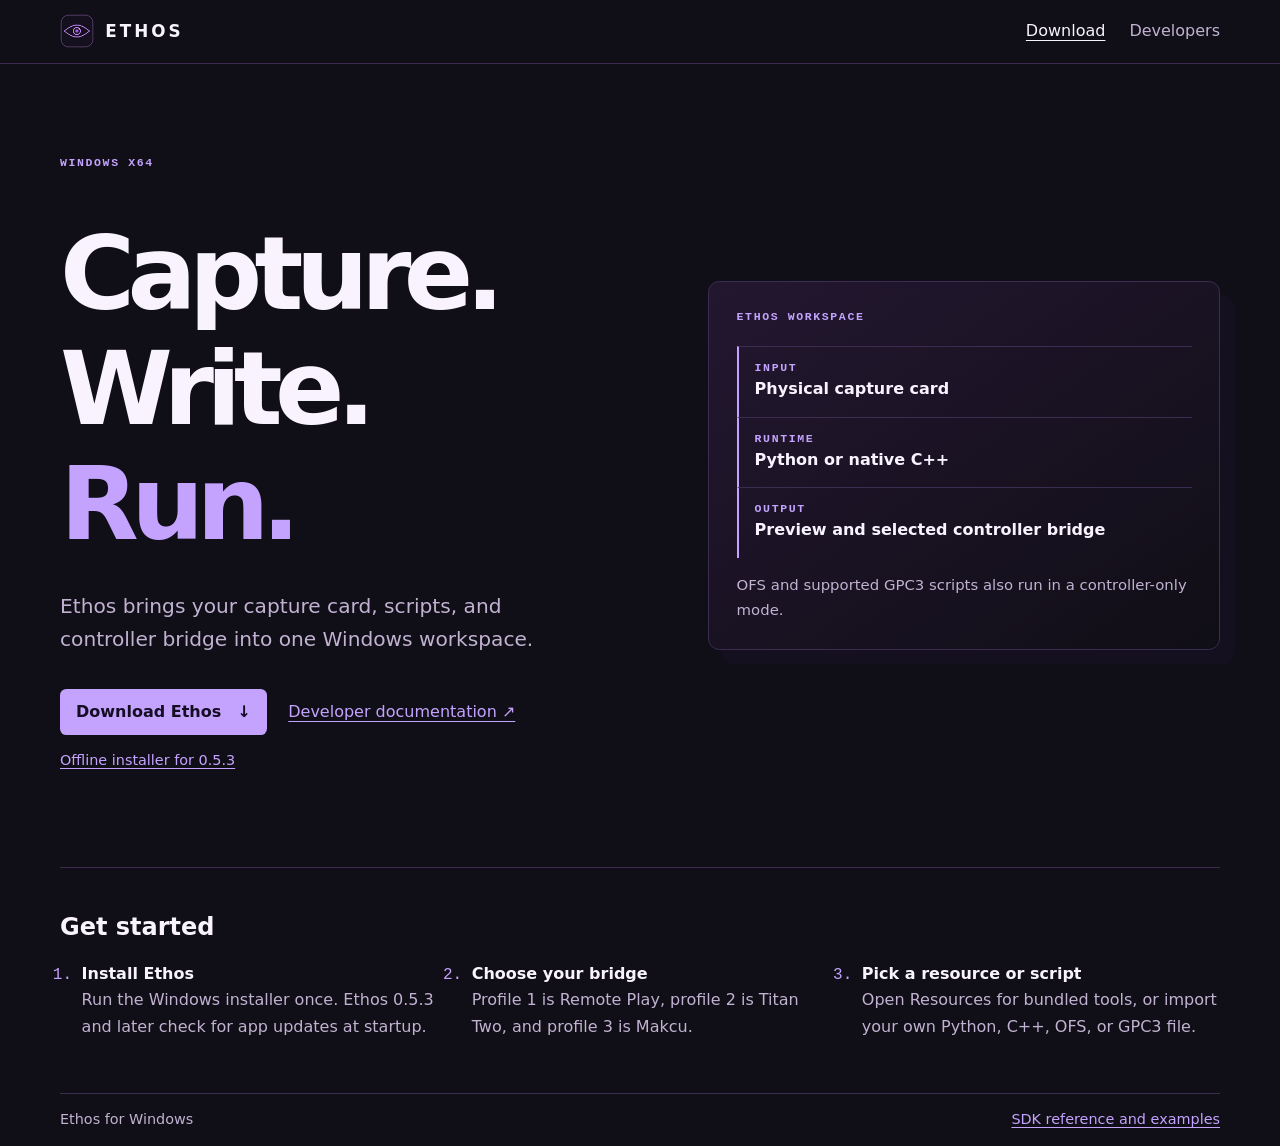
<file: index.html>
<!doctype html>
<html lang="en">
<head>
  <meta charset="utf-8">
  <meta name="viewport" content="width=device-width, initial-scale=1">
  <meta name="description" content="Download Ethos for Windows and build Python, C++, OFS and GPC3 scripts for your workspace.">
  <title>Ethos · Windows capture and script workspace</title>
  <link rel="icon" href="assets/ethos-logo.png">
  <link rel="stylesheet" href="style.css">
</head>
<body>
  <a class="skip" href="#main">Skip to content</a>
  <header class="bar"><div class="shell bar-inner">
    <a class="brand" href="index.html"><img src="assets/ethos-logo.png" alt="" width="34" height="34">Ethos</a>
    <nav aria-label="Main navigation"><a aria-current="page" href="index.html">Download</a><a href="developers.html">Developers</a></nav>
  </div></header>
  <main class="shell" id="main">
    <section class="hero" aria-labelledby="title">
      <div>
        <p class="label">Windows x64</p>
        <h1 id="title">Capture.<br>Write. <em>Run.</em></h1>
        <p class="lead">Ethos brings your capture card, scripts, and controller bridge into one Windows workspace.</p>
        <div class="actions">
          <a class="primary" href="assets/Ethos-Web-Setup.exe" download>Download Ethos <span aria-hidden="true">↓</span></a>
          <a href="developers.html">Developer documentation <span aria-hidden="true">↗</span></a>
        </div>
        <p class="secondary"><a href="https://vision-core-releases.myworker-interstellarv5.workers.dev/app/0.5.3.exe">Offline installer for 0.5.3</a></p>
      </div>
      <figure class="pipeline">
        <figcaption>ETHOS WORKSPACE</figcaption>
        <div><small>INPUT</small><strong>Physical capture card</strong></div>
        <div><small>RUNTIME</small><strong>Python or native C++</strong></div>
        <div><small>OUTPUT</small><strong>Preview and selected controller bridge</strong></div>
        <p>OFS and supported GPC3 scripts also run in a controller-only mode.</p>
      </figure>
    </section>
    <section class="strip" aria-labelledby="getting-started">
      <h2 id="getting-started">Get started</h2>
      <ol>
        <li><strong>Install Ethos</strong><span>Run the Windows installer once. Ethos 0.5.3 and later check for app updates at startup.</span></li>
        <li><strong>Choose your bridge</strong><span>Profile 1 is Remote Play, profile 2 is Titan Two, and profile 3 is Makcu.</span></li>
        <li><strong>Pick a resource or script</strong><span>Open Resources for bundled tools, or import your own Python, C++, OFS, or GPC3 file.</span></li>
      </ol>
    </section>
  </main>
  <footer class="shell footer"><span>Ethos for Windows</span><a href="developers.html">SDK reference and examples</a></footer>
</body>
</html>
</file>
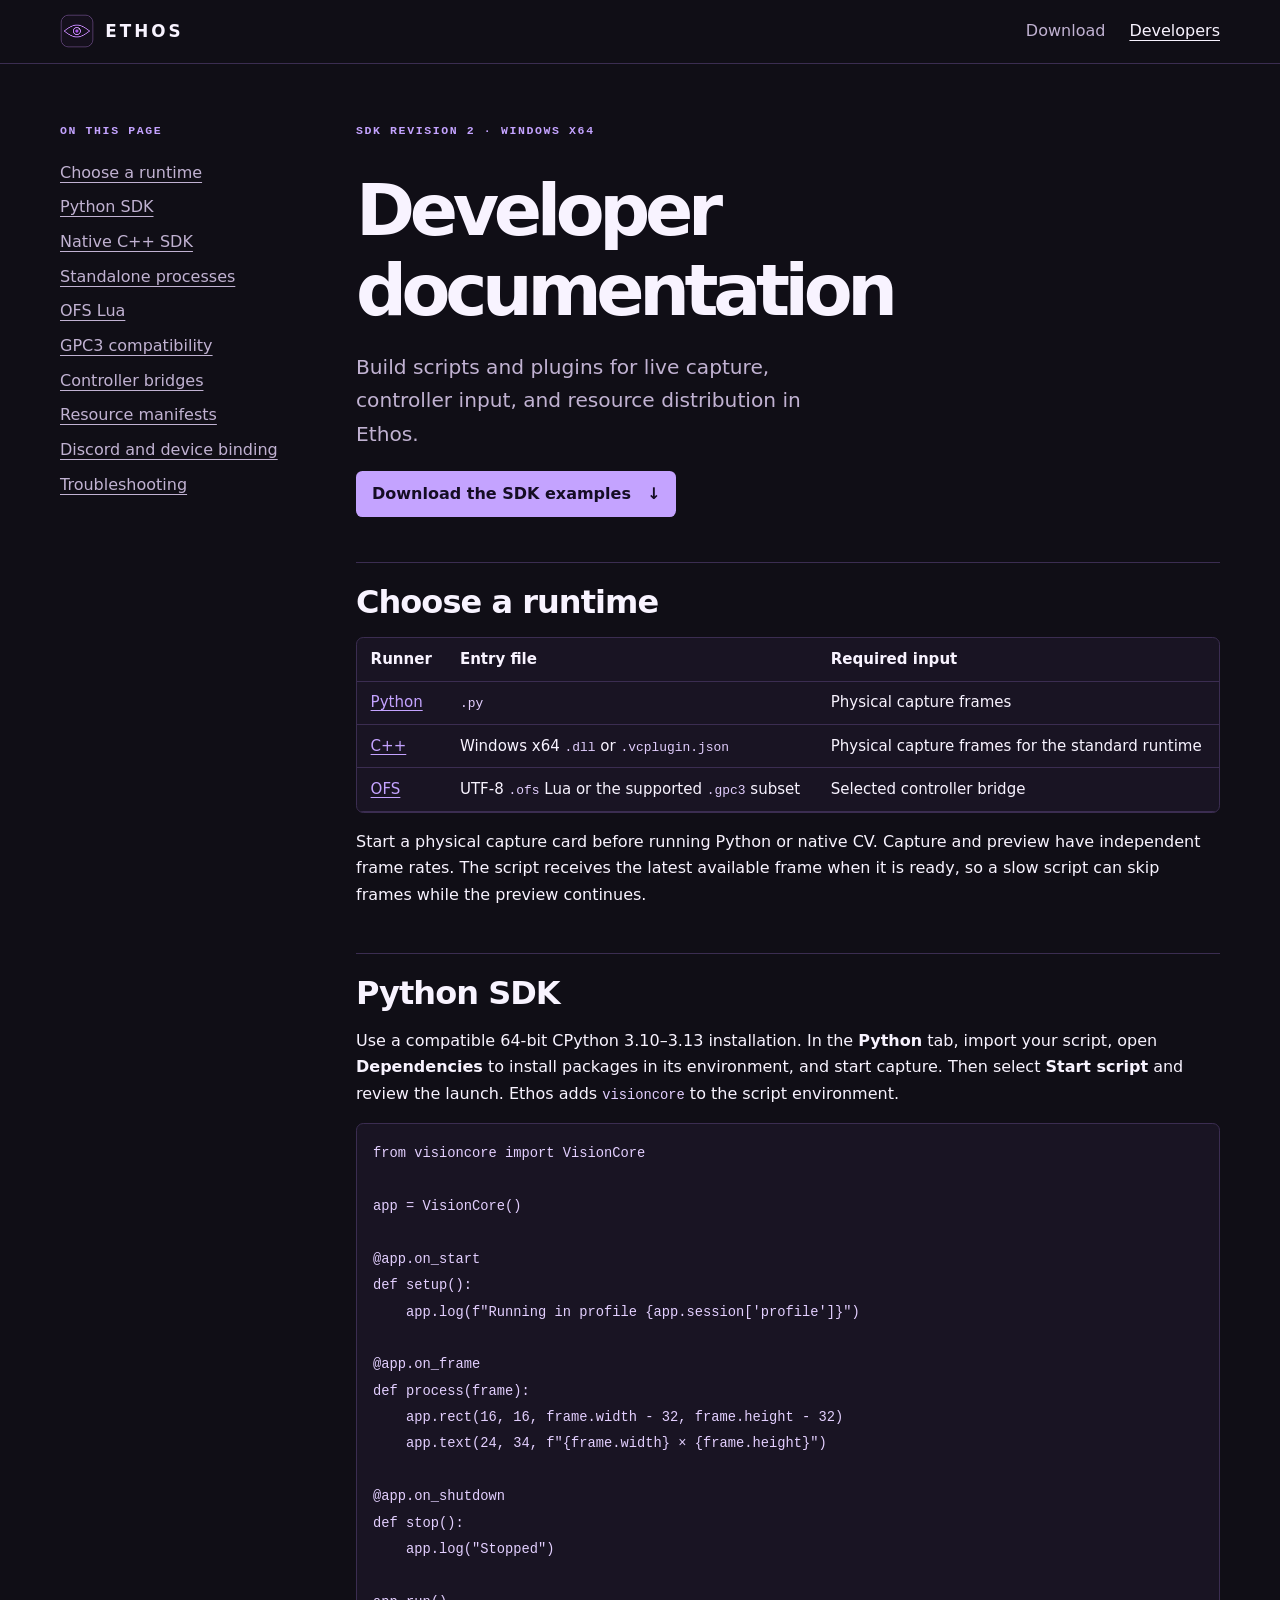
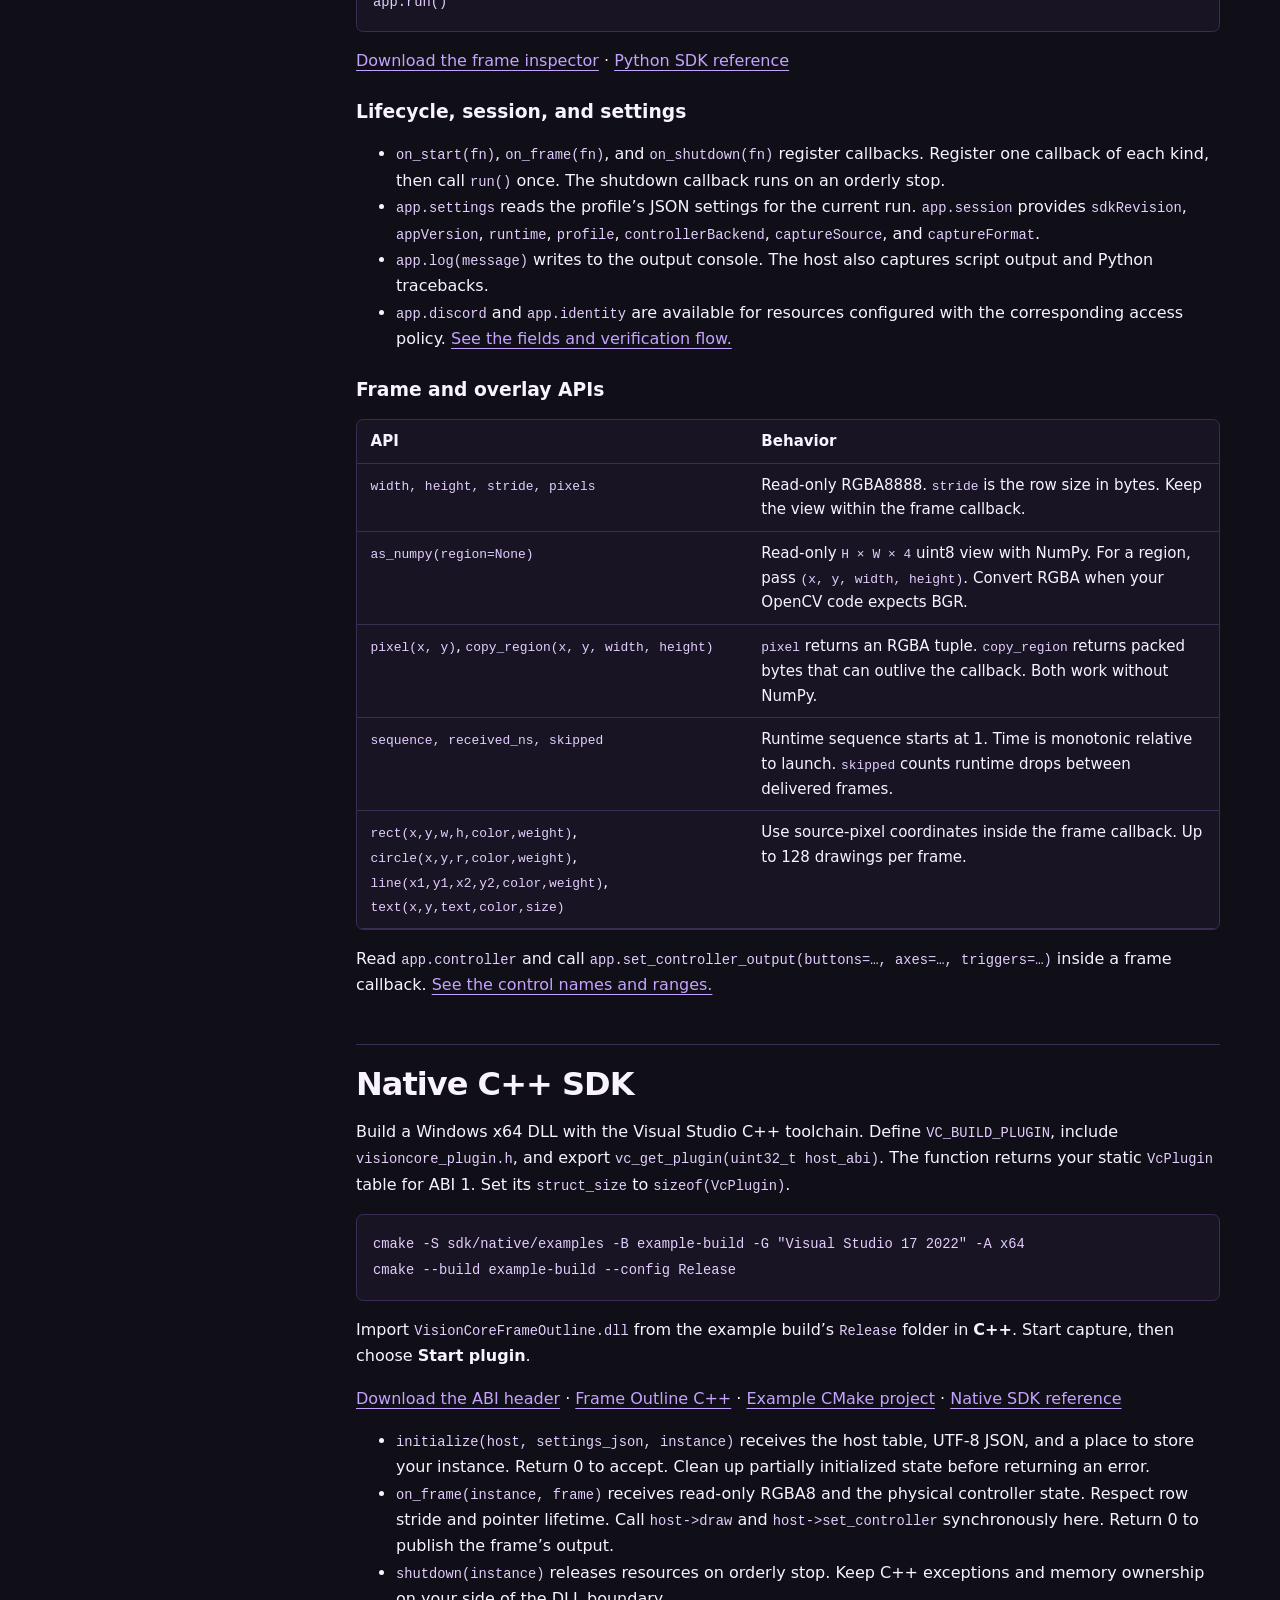
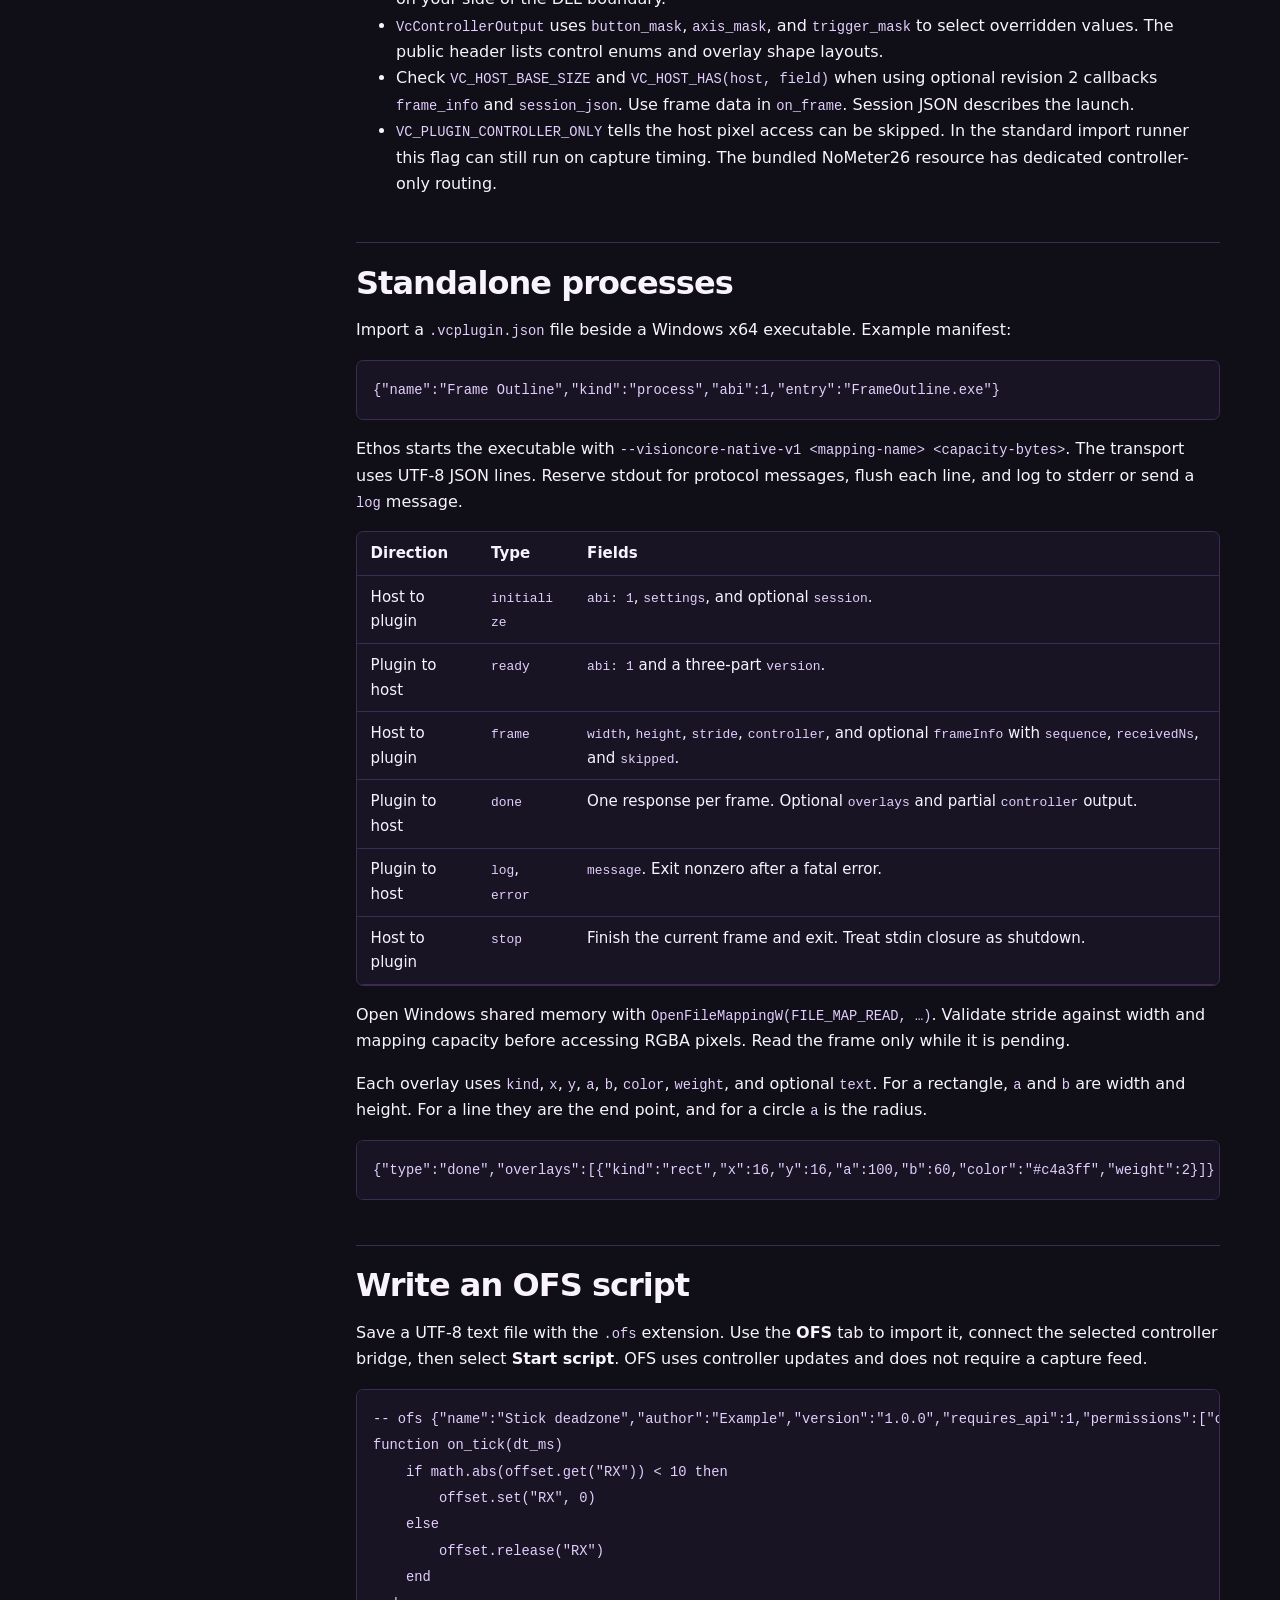
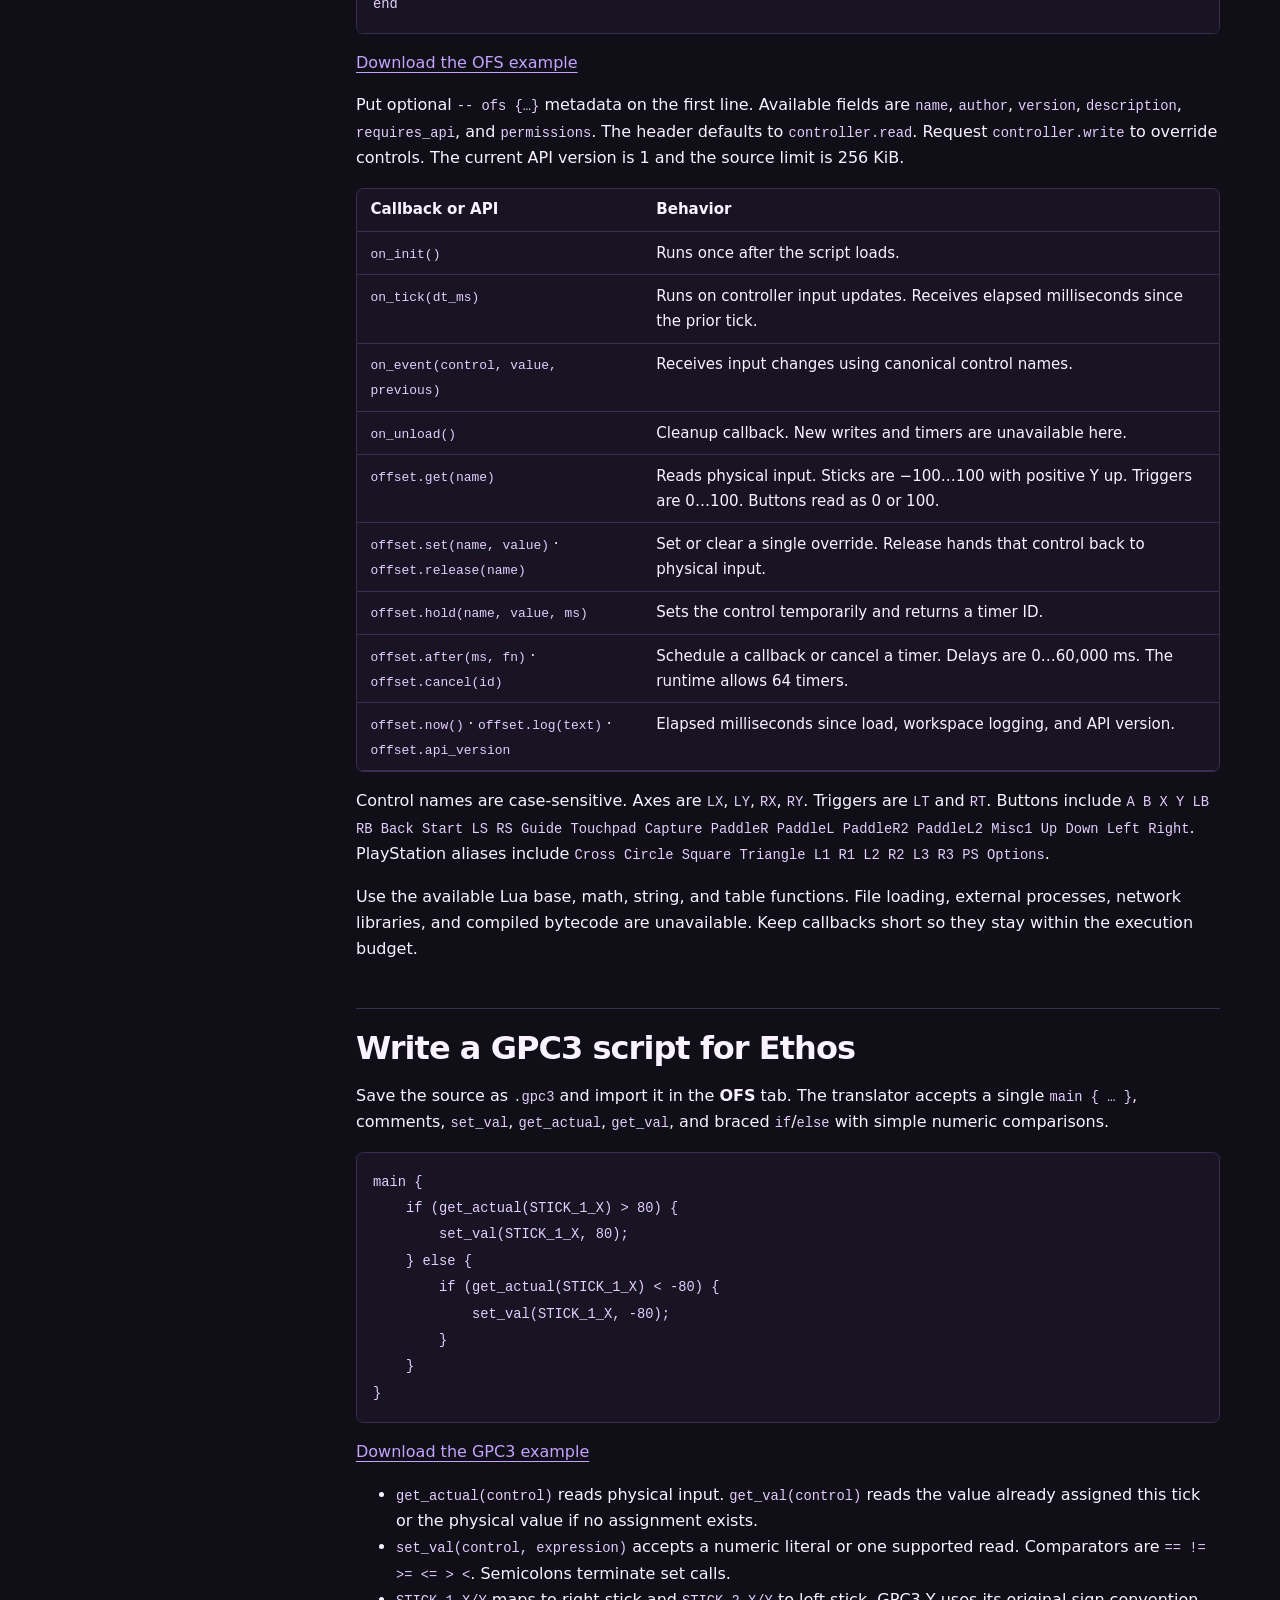
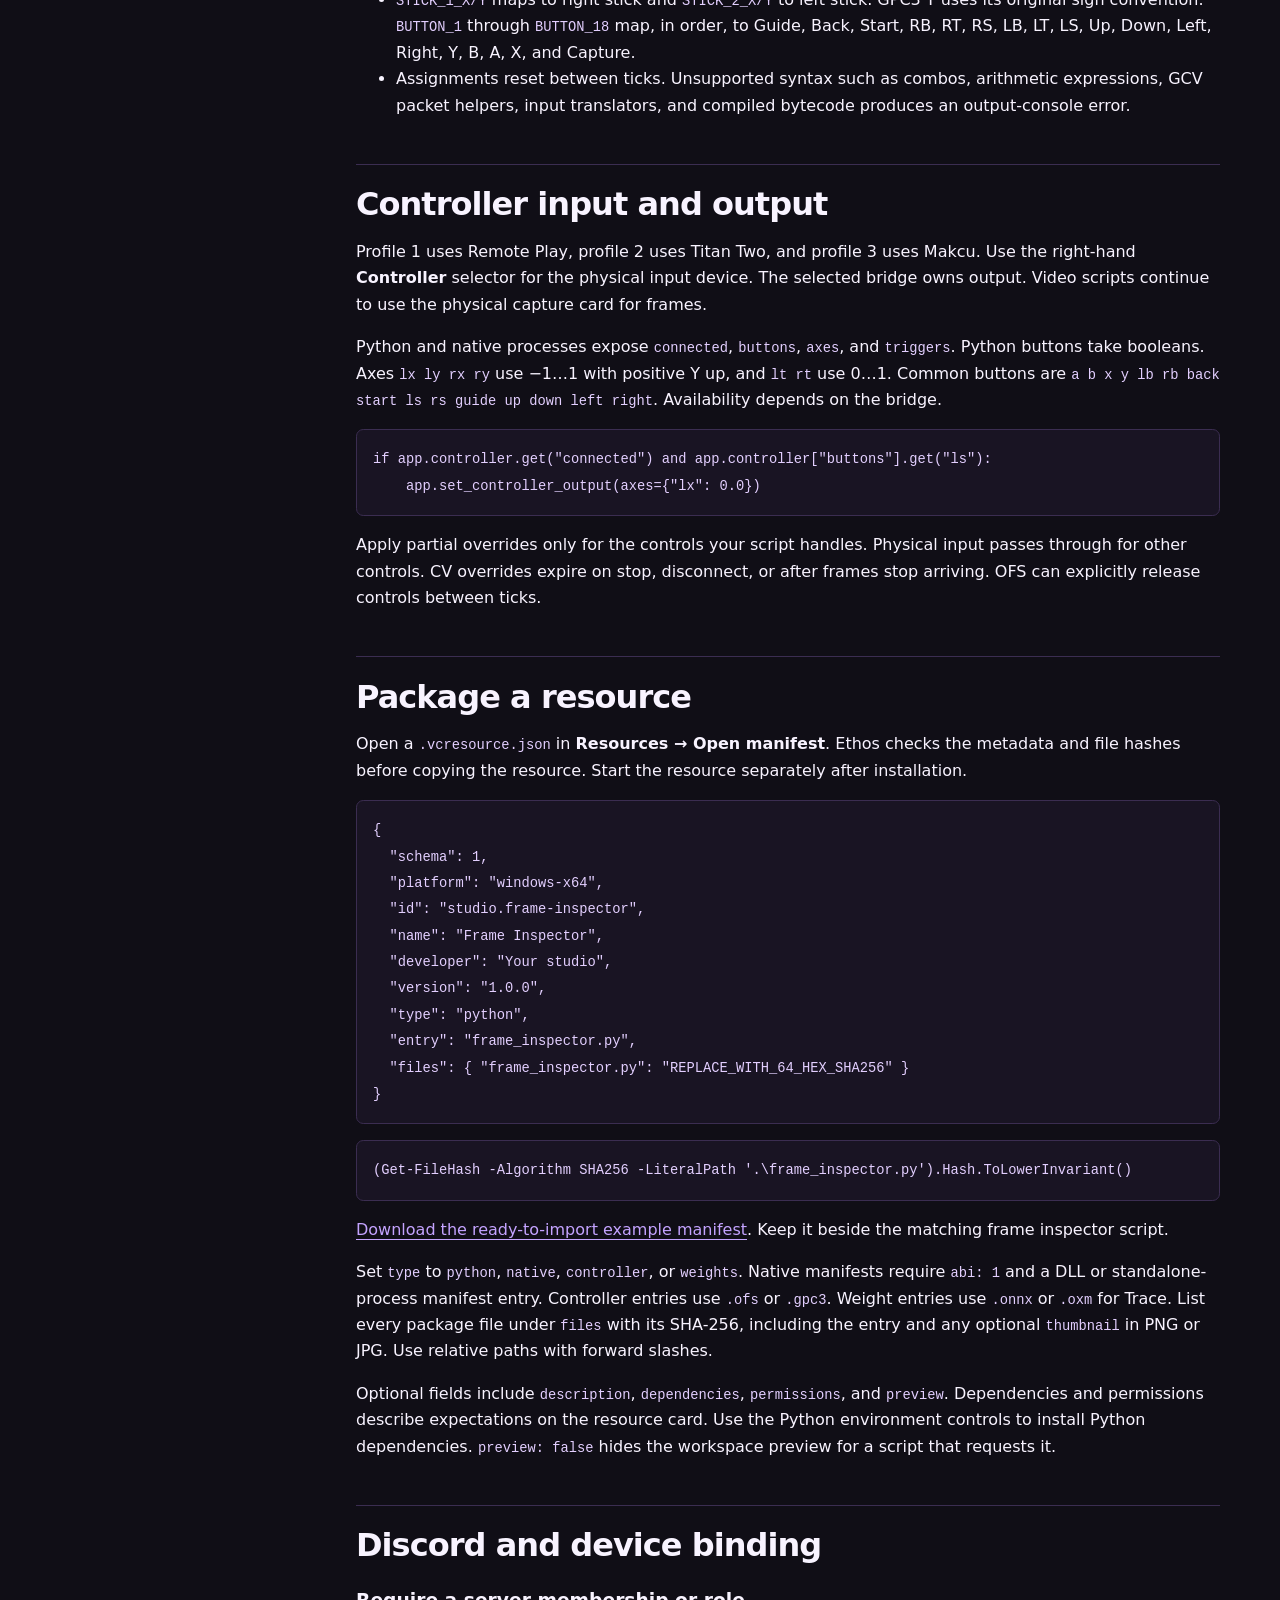
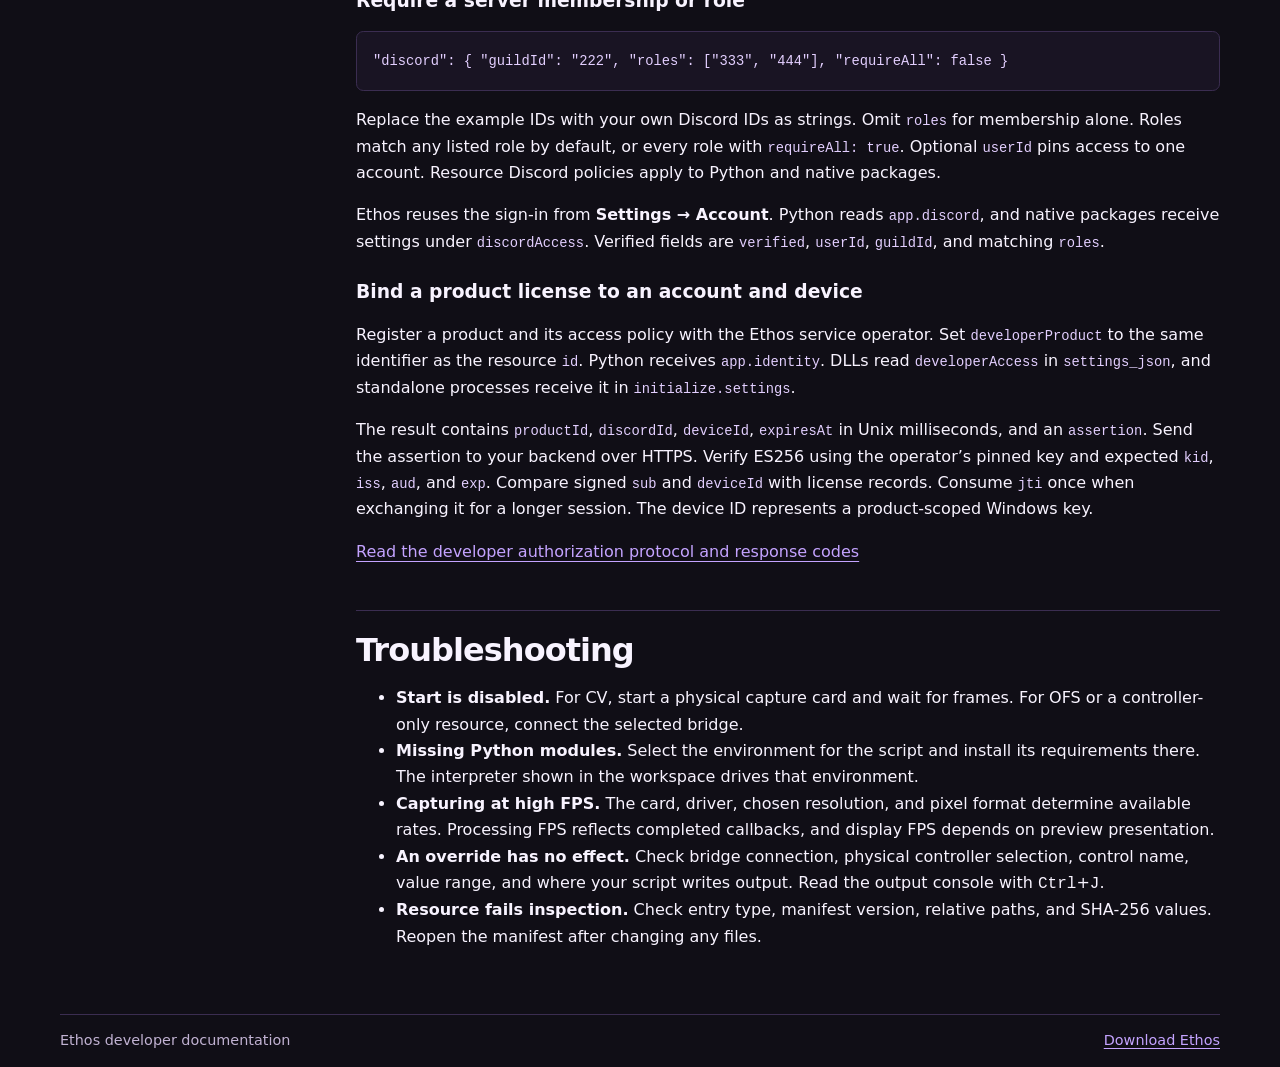
<file: developers.html>
<!doctype html>
<html lang="en">
<head>
  <meta charset="utf-8">
  <meta name="viewport" content="width=device-width, initial-scale=1">
  <meta name="description" content="Ethos developer documentation for Python, native C++, OFS, GPC3, resource manifests, controller output, and Discord authorization.">
  <title>Developer documentation · Ethos</title>
  <link rel="icon" href="assets/ethos-logo.png">
  <link rel="stylesheet" href="style.css">
</head>
<body>
  <a class="skip" href="#main">Skip to content</a>
  <header class="bar"><div class="shell bar-inner">
    <a class="brand" href="index.html"><img src="assets/ethos-logo.png" alt="" width="34" height="34">Ethos</a>
    <nav aria-label="Main navigation"><a href="index.html">Download</a><a aria-current="page" href="developers.html">Developers</a></nav>
  </div></header>
  <main class="shell docs" id="main">
    <nav class="toc" aria-label="On this page">
      <p class="label">On this page</p>
      <ul>
        <li><a href="#start">Choose a runtime</a></li><li><a href="#python">Python SDK</a></li>
        <li><a href="#native">Native C++ SDK</a></li><li><a href="#process">Standalone processes</a></li>
        <li><a href="#ofs">OFS Lua</a></li><li><a href="#gpc3">GPC3 compatibility</a></li>
        <li><a href="#controller">Controller bridges</a></li><li><a href="#resources">Resource manifests</a></li>
        <li><a href="#identity">Discord and device binding</a></li><li><a href="#debug">Troubleshooting</a></li>
      </ul>
    </nav>
    <article>
      <p class="label">SDK revision 2 · Windows x64</p>
      <h1>Developer documentation</h1>
      <p class="lead">Build scripts and plugins for live capture, controller input, and resource distribution in Ethos.</p>
      <p><a class="primary" href="assets/ethos-developer-sdk.zip" download>Download the SDK examples <span aria-hidden="true">↓</span></a></p>

      <section id="start">
        <h2>Choose a runtime</h2>
        <div class="table-wrap"><table><thead><tr><th scope="col">Runner</th><th scope="col">Entry file</th><th scope="col">Required input</th></tr></thead><tbody>
          <tr><td><a href="#python">Python</a></td><td><code>.py</code></td><td>Physical capture frames</td></tr>
          <tr><td><a href="#native">C++</a></td><td>Windows x64 <code>.dll</code> or <code>.vcplugin.json</code></td><td>Physical capture frames for the standard runtime</td></tr>
          <tr><td><a href="#ofs">OFS</a></td><td>UTF-8 <code>.ofs</code> Lua or the supported <code>.gpc3</code> subset</td><td>Selected controller bridge</td></tr>
        </tbody></table></div>
        <p>Start a physical capture card before running Python or native CV. Capture and preview have independent frame rates. The script receives the latest available frame when it is ready, so a slow script can skip frames while the preview continues.</p>
      </section>

      <section id="python">
        <h2>Python SDK</h2>
        <p>Use a compatible 64-bit CPython 3.10–3.13 installation. In the <strong>Python</strong> tab, import your script, open <strong>Dependencies</strong> to install packages in its environment, and start capture. Then select <strong>Start script</strong> and review the launch. Ethos adds <code>visioncore</code> to the script environment.</p>
        <pre><code>from visioncore import VisionCore

app = VisionCore()

@app.on_start
def setup():
    app.log(f"Running in profile {app.session['profile']}")

@app.on_frame
def process(frame):
    app.rect(16, 16, frame.width - 32, frame.height - 32)
    app.text(24, 34, f"{frame.width} × {frame.height}")

@app.on_shutdown
def stop():
    app.log("Stopped")

app.run()</code></pre>
        <p><a href="sdk/python/frame_inspector.py" download>Download the frame inspector</a> · <a href="sdk/python/reference.md">Python SDK reference</a></p>
        <h3>Lifecycle, session, and settings</h3>
        <ul>
          <li><code>on_start(fn)</code>, <code>on_frame(fn)</code>, and <code>on_shutdown(fn)</code> register callbacks. Register one callback of each kind, then call <code>run()</code> once. The shutdown callback runs on an orderly stop.</li>
          <li><code>app.settings</code> reads the profile’s JSON settings for the current run. <code>app.session</code> provides <code>sdkRevision</code>, <code>appVersion</code>, <code>runtime</code>, <code>profile</code>, <code>controllerBackend</code>, <code>captureSource</code>, and <code>captureFormat</code>.</li>
          <li><code>app.log(message)</code> writes to the output console. The host also captures script output and Python tracebacks.</li>
          <li><code>app.discord</code> and <code>app.identity</code> are available for resources configured with the corresponding access policy. <a href="#identity">See the fields and verification flow.</a></li>
        </ul>
        <h3>Frame and overlay APIs</h3>
        <div class="table-wrap"><table><thead><tr><th scope="col">API</th><th scope="col">Behavior</th></tr></thead><tbody>
          <tr><td><code>width, height, stride, pixels</code></td><td>Read-only RGBA8888. <code>stride</code> is the row size in bytes. Keep the view within the frame callback.</td></tr>
          <tr><td><code>as_numpy(region=None)</code></td><td>Read-only <code>H × W × 4</code> uint8 view with NumPy. For a region, pass <code>(x, y, width, height)</code>. Convert RGBA when your OpenCV code expects BGR.</td></tr>
          <tr><td><code>pixel(x, y)</code>, <code>copy_region(x, y, width, height)</code></td><td><code>pixel</code> returns an RGBA tuple. <code>copy_region</code> returns packed bytes that can outlive the callback. Both work without NumPy.</td></tr>
          <tr><td><code>sequence, received_ns, skipped</code></td><td>Runtime sequence starts at 1. Time is monotonic relative to launch. <code>skipped</code> counts runtime drops between delivered frames.</td></tr>
          <tr><td><code>rect(x,y,w,h,color,weight)</code>, <code>circle(x,y,r,color,weight)</code>, <code>line(x1,y1,x2,y2,color,weight)</code>, <code>text(x,y,text,color,size)</code></td><td>Use source-pixel coordinates inside the frame callback. Up to 128 drawings per frame.</td></tr>
        </tbody></table></div>
        <p>Read <code>app.controller</code> and call <code>app.set_controller_output(buttons=…, axes=…, triggers=…)</code> inside a frame callback. <a href="#controller">See the control names and ranges.</a></p>
      </section>

      <section id="native">
        <h2>Native C++ SDK</h2>
        <p>Build a Windows x64 DLL with the Visual Studio C++ toolchain. Define <code>VC_BUILD_PLUGIN</code>, include <code>visioncore_plugin.h</code>, and export <code>vc_get_plugin(uint32_t host_abi)</code>. The function returns your static <code>VcPlugin</code> table for ABI 1. Set its <code>struct_size</code> to <code>sizeof(VcPlugin)</code>.</p>
        <pre><code>cmake -S sdk/native/examples -B example-build -G "Visual Studio 17 2022" -A x64
cmake --build example-build --config Release</code></pre>
        <p>Import <code>VisionCoreFrameOutline.dll</code> from the example build’s <code>Release</code> folder in <strong>C++</strong>. Start capture, then choose <strong>Start plugin</strong>.</p>
        <p><a href="sdk/native/visioncore_plugin.h" download>Download the ABI header</a> · <a href="sdk/native/examples/frame_outline.cpp" download>Frame Outline C++</a> · <a href="sdk/native/examples/CMakeLists.txt" download>Example CMake project</a> · <a href="sdk/native/reference.md">Native SDK reference</a></p>
        <ul>
          <li><code>initialize(host, settings_json, instance)</code> receives the host table, UTF-8 JSON, and a place to store your instance. Return 0 to accept. Clean up partially initialized state before returning an error.</li>
          <li><code>on_frame(instance, frame)</code> receives read-only RGBA8 and the physical controller state. Respect row stride and pointer lifetime. Call <code>host-&gt;draw</code> and <code>host-&gt;set_controller</code> synchronously here. Return 0 to publish the frame’s output.</li>
          <li><code>shutdown(instance)</code> releases resources on orderly stop. Keep C++ exceptions and memory ownership on your side of the DLL boundary.</li>
          <li><code>VcControllerOutput</code> uses <code>button_mask</code>, <code>axis_mask</code>, and <code>trigger_mask</code> to select overridden values. The public header lists control enums and overlay shape layouts.</li>
          <li>Check <code>VC_HOST_BASE_SIZE</code> and <code>VC_HOST_HAS(host, field)</code> when using optional revision 2 callbacks <code>frame_info</code> and <code>session_json</code>. Use frame data in <code>on_frame</code>. Session JSON describes the launch.</li>
          <li><code>VC_PLUGIN_CONTROLLER_ONLY</code> tells the host pixel access can be skipped. In the standard import runner this flag can still run on capture timing. The bundled NoMeter26 resource has dedicated controller-only routing.</li>
        </ul>
      </section>

      <section id="process">
        <h2>Standalone processes</h2>
        <p>Import a <code>.vcplugin.json</code> file beside a Windows x64 executable. Example manifest:</p>
        <pre><code>{"name":"Frame Outline","kind":"process","abi":1,"entry":"FrameOutline.exe"}</code></pre>
        <p>Ethos starts the executable with <code>--visioncore-native-v1 &lt;mapping-name&gt; &lt;capacity-bytes&gt;</code>. The transport uses UTF-8 JSON lines. Reserve stdout for protocol messages, flush each line, and log to stderr or send a <code>log</code> message.</p>
        <div class="table-wrap"><table><thead><tr><th scope="col">Direction</th><th scope="col">Type</th><th scope="col">Fields</th></tr></thead><tbody>
          <tr><td>Host to plugin</td><td><code>initialize</code></td><td><code>abi: 1</code>, <code>settings</code>, and optional <code>session</code>.</td></tr>
          <tr><td>Plugin to host</td><td><code>ready</code></td><td><code>abi: 1</code> and a three-part <code>version</code>.</td></tr>
          <tr><td>Host to plugin</td><td><code>frame</code></td><td><code>width</code>, <code>height</code>, <code>stride</code>, <code>controller</code>, and optional <code>frameInfo</code> with <code>sequence</code>, <code>receivedNs</code>, and <code>skipped</code>.</td></tr>
          <tr><td>Plugin to host</td><td><code>done</code></td><td>One response per frame. Optional <code>overlays</code> and partial <code>controller</code> output.</td></tr>
          <tr><td>Plugin to host</td><td><code>log</code>, <code>error</code></td><td><code>message</code>. Exit nonzero after a fatal error.</td></tr>
          <tr><td>Host to plugin</td><td><code>stop</code></td><td>Finish the current frame and exit. Treat stdin closure as shutdown.</td></tr>
        </tbody></table></div>
        <p>Open Windows shared memory with <code>OpenFileMappingW(FILE_MAP_READ, …)</code>. Validate stride against width and mapping capacity before accessing RGBA pixels. Read the frame only while it is pending.</p>
        <p>Each overlay uses <code>kind</code>, <code>x</code>, <code>y</code>, <code>a</code>, <code>b</code>, <code>color</code>, <code>weight</code>, and optional <code>text</code>. For a rectangle, <code>a</code> and <code>b</code> are width and height. For a line they are the end point, and for a circle <code>a</code> is the radius.</p>
        <pre><code>{"type":"done","overlays":[{"kind":"rect","x":16,"y":16,"a":100,"b":60,"color":"#c4a3ff","weight":2}]}</code></pre>
      </section>

      <section id="ofs">
        <h2>Write an OFS script</h2>
        <p>Save a UTF-8 text file with the <code>.ofs</code> extension. Use the <strong>OFS</strong> tab to import it, connect the selected controller bridge, then select <strong>Start script</strong>. OFS uses controller updates and does not require a capture feed.</p>
        <pre><code>-- ofs {"name":"Stick deadzone","author":"Example","version":"1.0.0","requires_api":1,"permissions":["controller.read","controller.write"]}
function on_tick(dt_ms)
    if math.abs(offset.get("RX")) &lt; 10 then
        offset.set("RX", 0)
    else
        offset.release("RX")
    end
end</code></pre>
        <p><a href="sdk/ofs/stick-deadzone.ofs" download>Download the OFS example</a></p>
        <p>Put optional <code>-- ofs {…}</code> metadata on the first line. Available fields are <code>name</code>, <code>author</code>, <code>version</code>, <code>description</code>, <code>requires_api</code>, and <code>permissions</code>. The header defaults to <code>controller.read</code>. Request <code>controller.write</code> to override controls. The current API version is 1 and the source limit is 256 KiB.</p>
        <div class="table-wrap"><table><thead><tr><th scope="col">Callback or API</th><th scope="col">Behavior</th></tr></thead><tbody>
          <tr><td><code>on_init()</code></td><td>Runs once after the script loads.</td></tr>
          <tr><td><code>on_tick(dt_ms)</code></td><td>Runs on controller input updates. Receives elapsed milliseconds since the prior tick.</td></tr>
          <tr><td><code>on_event(control, value, previous)</code></td><td>Receives input changes using canonical control names.</td></tr>
          <tr><td><code>on_unload()</code></td><td>Cleanup callback. New writes and timers are unavailable here.</td></tr>
          <tr><td><code>offset.get(name)</code></td><td>Reads physical input. Sticks are −100…100 with positive Y up. Triggers are 0…100. Buttons read as 0 or 100.</td></tr>
          <tr><td><code>offset.set(name, value)</code> · <code>offset.release(name)</code></td><td>Set or clear a single override. Release hands that control back to physical input.</td></tr>
          <tr><td><code>offset.hold(name, value, ms)</code></td><td>Sets the control temporarily and returns a timer ID.</td></tr>
          <tr><td><code>offset.after(ms, fn)</code> · <code>offset.cancel(id)</code></td><td>Schedule a callback or cancel a timer. Delays are 0…60,000 ms. The runtime allows 64 timers.</td></tr>
          <tr><td><code>offset.now()</code> · <code>offset.log(text)</code> · <code>offset.api_version</code></td><td>Elapsed milliseconds since load, workspace logging, and API version.</td></tr>
        </tbody></table></div>
        <p>Control names are case-sensitive. Axes are <code>LX</code>, <code>LY</code>, <code>RX</code>, <code>RY</code>. Triggers are <code>LT</code> and <code>RT</code>. Buttons include <code>A B X Y LB RB Back Start LS RS Guide Touchpad Capture PaddleR PaddleL PaddleR2 PaddleL2 Misc1 Up Down Left Right</code>. PlayStation aliases include <code>Cross Circle Square Triangle L1 R1 L2 R2 L3 R3 PS Options</code>.</p>
        <p>Use the available Lua base, math, string, and table functions. File loading, external processes, network libraries, and compiled bytecode are unavailable. Keep callbacks short so they stay within the execution budget.</p>
      </section>

      <section id="gpc3">
        <h2>Write a GPC3 script for Ethos</h2>
        <p>Save the source as <code>.gpc3</code> and import it in the <strong>OFS</strong> tab. The translator accepts a single <code>main { … }</code>, comments, <code>set_val</code>, <code>get_actual</code>, <code>get_val</code>, and braced <code>if</code>/<code>else</code> with simple numeric comparisons.</p>
        <pre><code>main {
    if (get_actual(STICK_1_X) &gt; 80) {
        set_val(STICK_1_X, 80);
    } else {
        if (get_actual(STICK_1_X) &lt; -80) {
            set_val(STICK_1_X, -80);
        }
    }
}</code></pre>
        <p><a href="sdk/ofs/stick-limit.gpc3" download>Download the GPC3 example</a></p>
        <ul>
          <li><code>get_actual(control)</code> reads physical input. <code>get_val(control)</code> reads the value already assigned this tick or the physical value if no assignment exists.</li>
          <li><code>set_val(control, expression)</code> accepts a numeric literal or one supported read. Comparators are <code>== != &gt;= &lt;= &gt; &lt;</code>. Semicolons terminate set calls.</li>
          <li><code>STICK_1_X/Y</code> maps to right stick and <code>STICK_2_X/Y</code> to left stick. GPC3 Y uses its original sign convention. <code>BUTTON_1</code> through <code>BUTTON_18</code> map, in order, to Guide, Back, Start, RB, RT, RS, LB, LT, LS, Up, Down, Left, Right, Y, B, A, X, and Capture.</li>
          <li>Assignments reset between ticks. Unsupported syntax such as combos, arithmetic expressions, GCV packet helpers, input translators, and compiled bytecode produces an output-console error.</li>
        </ul>
      </section>

      <section id="controller">
        <h2>Controller input and output</h2>
        <p>Profile 1 uses Remote Play, profile 2 uses Titan Two, and profile 3 uses Makcu. Use the right-hand <strong>Controller</strong> selector for the physical input device. The selected bridge owns output. Video scripts continue to use the physical capture card for frames.</p>
        <p>Python and native processes expose <code>connected</code>, <code>buttons</code>, <code>axes</code>, and <code>triggers</code>. Python buttons take booleans. Axes <code>lx ly rx ry</code> use −1…1 with positive Y up, and <code>lt rt</code> use 0…1. Common buttons are <code>a b x y lb rb back start ls rs guide up down left right</code>. Availability depends on the bridge.</p>
        <pre><code>if app.controller.get("connected") and app.controller["buttons"].get("ls"):
    app.set_controller_output(axes={"lx": 0.0})</code></pre>
        <p>Apply partial overrides only for the controls your script handles. Physical input passes through for other controls. CV overrides expire on stop, disconnect, or after frames stop arriving. OFS can explicitly release controls between ticks.</p>
      </section>

      <section id="resources">
        <h2>Package a resource</h2>
        <p>Open a <code>.vcresource.json</code> in <strong>Resources → Open manifest</strong>. Ethos checks the metadata and file hashes before copying the resource. Start the resource separately after installation.</p>
        <pre><code>{
  "schema": 1,
  "platform": "windows-x64",
  "id": "studio.frame-inspector",
  "name": "Frame Inspector",
  "developer": "Your studio",
  "version": "1.0.0",
  "type": "python",
  "entry": "frame_inspector.py",
  "files": { "frame_inspector.py": "REPLACE_WITH_64_HEX_SHA256" }
}</code></pre>
        <pre><code>(Get-FileHash -Algorithm SHA256 -LiteralPath '.\frame_inspector.py').Hash.ToLowerInvariant()</code></pre>
        <p><a href="sdk/python/frame_inspector.vcresource.json" download>Download the ready-to-import example manifest</a>. Keep it beside the matching frame inspector script.</p>
        <p>Set <code>type</code> to <code>python</code>, <code>native</code>, <code>controller</code>, or <code>weights</code>. Native manifests require <code>abi: 1</code> and a DLL or standalone-process manifest entry. Controller entries use <code>.ofs</code> or <code>.gpc3</code>. Weight entries use <code>.onnx</code> or <code>.oxm</code> for Trace. List every package file under <code>files</code> with its SHA-256, including the entry and any optional <code>thumbnail</code> in PNG or JPG. Use relative paths with forward slashes.</p>
        <p>Optional fields include <code>description</code>, <code>dependencies</code>, <code>permissions</code>, and <code>preview</code>. Dependencies and permissions describe expectations on the resource card. Use the Python environment controls to install Python dependencies. <code>preview: false</code> hides the workspace preview for a script that requests it.</p>
      </section>

      <section id="identity">
        <h2>Discord and device binding</h2>
        <h3>Require a server membership or role</h3>
        <pre><code>"discord": { "guildId": "222", "roles": ["333", "444"], "requireAll": false }</code></pre>
        <p>Replace the example IDs with your own Discord IDs as strings. Omit <code>roles</code> for membership alone. Roles match any listed role by default, or every role with <code>requireAll: true</code>. Optional <code>userId</code> pins access to one account. Resource Discord policies apply to Python and native packages.</p>
        <p>Ethos reuses the sign-in from <strong>Settings → Account</strong>. Python reads <code>app.discord</code>, and native packages receive settings under <code>discordAccess</code>. Verified fields are <code>verified</code>, <code>userId</code>, <code>guildId</code>, and matching <code>roles</code>.</p>
        <h3>Bind a product license to an account and device</h3>
        <p>Register a product and its access policy with the Ethos service operator. Set <code>developerProduct</code> to the same identifier as the resource <code>id</code>. Python receives <code>app.identity</code>. DLLs read <code>developerAccess</code> in <code>settings_json</code>, and standalone processes receive it in <code>initialize.settings</code>.</p>
        <p>The result contains <code>productId</code>, <code>discordId</code>, <code>deviceId</code>, <code>expiresAt</code> in Unix milliseconds, and an <code>assertion</code>. Send the assertion to your backend over HTTPS. Verify ES256 using the operator’s pinned key and expected <code>kid</code>, <code>iss</code>, <code>aud</code>, and <code>exp</code>. Compare signed <code>sub</code> and <code>deviceId</code> with license records. Consume <code>jti</code> once when exchanging it for a longer session. The device ID represents a product-scoped Windows key.</p>
        <p><a href="sdk/developer-authorization.md">Read the developer authorization protocol and response codes</a></p>
      </section>

      <section id="debug">
        <h2>Troubleshooting</h2>
        <ul>
          <li><strong>Start is disabled.</strong> For CV, start a physical capture card and wait for frames. For OFS or a controller-only resource, connect the selected bridge.</li>
          <li><strong>Missing Python modules.</strong> Select the environment for the script and install its requirements there. The interpreter shown in the workspace drives that environment.</li>
          <li><strong>Capturing at high FPS.</strong> The card, driver, chosen resolution, and pixel format determine available rates. Processing FPS reflects completed callbacks, and display FPS depends on preview presentation.</li>
          <li><strong>An override has no effect.</strong> Check bridge connection, physical controller selection, control name, value range, and where your script writes output. Read the output console with <kbd>Ctrl</kbd>+<kbd>J</kbd>.</li>
          <li><strong>Resource fails inspection.</strong> Check entry type, manifest version, relative paths, and SHA-256 values. Reopen the manifest after changing any files.</li>
        </ul>
      </section>
    </article>
  </main>
  <footer class="shell footer"><span>Ethos developer documentation</span><a href="index.html">Download Ethos</a></footer>
</body>
</html>
</file>
<file: style.css>
:root {
  color-scheme: dark;
  --base: #100e16;
  --surface: #191423;
  --line: #3b2d51;
  --ink: #f8f3ff;
  --muted: #c1b2d2;
  --violet: #c4a3ff;
  --sans: "Aptos","Segoe UI",system-ui,sans-serif;
  --mono: "Cascadia Mono",Consolas,monospace;
}

* {
  box-sizing: border-box;
}

html {
  scroll-padding-top: 6rem;
}

body {
  margin: 0;
  background: var(--base);
  color: var(--ink);
  font: 1rem/1.65 var(--sans);
}

a {
  color: var(--violet);
  text-underline-offset: .22em;
}

a:hover {
  color: var(--ink);
}

:focus-visible {
  outline: 2px solid var(--violet);
  outline-offset: 4px;
}

.skip {
  position: absolute;
  left: 1rem;
  top: -8rem;
  padding: 1rem;
  background: var(--base);
  z-index: 3;
}

.skip:focus {
  top: 1rem;
}

.shell {
  width: min(1160px,calc(100% - 3rem));
  margin-inline: auto;
}

.bar {
  position: sticky;
  top: 0;
  z-index: 2;
  background: var(--base);
  border-bottom: 1px solid var(--line);
}

.bar-inner,.footer {
  display: flex;
  justify-content: space-between;
  align-items: center;
  gap: 1.5rem;
  padding-block: .9rem;
}

.brand {
  display: flex;
  gap: .7rem;
  align-items: center;
  color: var(--ink);
  text-decoration: none;
  text-transform: uppercase;
  font-size: 1.05rem;
  font-weight: 700;
  letter-spacing: .18em;
}

.brand img {
  display: block;
}

.bar nav {
  display: flex;
  gap: 1.5rem;
}

.bar nav a {
  color: var(--muted);
  text-decoration: none;
}

.bar nav a[aria-current] {
  color: var(--ink);
  text-decoration: underline;
}

.hero {
  min-height: 34rem;
  display: grid;
  align-items: center;
  grid-template-columns: 1fr .9fr;
  gap: 5rem;
  padding: 5rem 0;
}

.label,.pipeline small,.pipeline figcaption {
  font: 600 .72rem/1.4 var(--mono);
  letter-spacing: .14em;
  text-transform: uppercase;
  color: var(--violet);
}

h1,h2,h3 {
  line-height: 1.12;
}

h1 {
  margin: .45em 0 .28em;
  font-size: clamp(3.4rem,8vw,7.2rem);
  letter-spacing: -.075em;
}

h1 em {
  font-style: normal;
  color: var(--violet);
}

.lead {
  max-width: 31rem;
  color: var(--muted);
  font-size: clamp(1rem,2vw,1.26rem);
}

.actions {
  display: flex;
  flex-wrap: wrap;
  gap: 1rem 1.35rem;
  align-items: center;
  margin-top: 2rem;
}

.secondary {
  font-size: .9rem;
}

.primary {
  display: inline-flex;
  gap: 1rem;
  align-items: center;
  padding: .62rem 1rem;
  border-radius: .4rem;
  background: var(--violet);
  color: #150d24;
  font-weight: 700;
  text-decoration: none;
}

.primary:hover {
  color: #150d24;
  background: #e1ccff;
}

.pipeline {
  margin: 0;
  padding: 1.7rem;
  border: 1px solid var(--line);
  border-radius: .7rem;
  background: linear-gradient(145deg,#231730,var(--base));
  box-shadow: 14px 14px 0 #151020;
}

.pipeline figcaption {
  padding-bottom: 1.3rem;
}

.pipeline div {
  padding: .8rem 0 .9rem 1rem;
  border-top: 1px solid var(--line);
  border-left: 2px solid var(--violet);
}

.pipeline strong,.pipeline small {
  display: block;
}

.pipeline p {
  margin-bottom: 0;
  color: var(--muted);
  font-size: .93rem;
}

.strip {
  border-top: 1px solid var(--line);
  padding: 1.6rem 0 2.3rem;
}

.strip ol {
  display: grid;
  grid-template-columns: repeat(3,1fr);
  gap: 2rem;
  padding-left: 1.35rem;
}

.strip li::marker {
  color: var(--violet);
  font-family: var(--mono);
}

.strip strong,.strip span {
  display: block;
}

.strip span,.footer {
  color: var(--muted);
}

.footer {
  border-top: 1px solid var(--line);
  font-size: .9rem;
}

.docs {
  display: grid;
  grid-template-columns: 15rem minmax(0,1fr);
  gap: 3.5rem;
  padding: 3rem 0;
}

.toc {
  align-self: start;
  position: sticky;
  top: 5.2rem;
}

.toc ul {
  padding: 0;
  list-style: none;
}

.toc li {
  padding: .26rem 0;
}

.toc a {
  color: var(--muted);
}

.docs h1 {
  font-size: clamp(2.4rem,6vw,4.45rem);
}

.docs h2 {
  font-size: 2rem;
  margin: 2.8rem 0 1rem;
  padding-top: 1.4rem;
  border-top: 1px solid var(--line);
  letter-spacing: -.03em;
}

.docs h3 {
  margin-top: 1.7rem;
}

.docs article {
  min-width: 0;
  max-width: 54rem;
  overflow-wrap: anywhere;
}

.docs pre,.table-wrap {
  overflow: auto;
  border: 1px solid var(--line);
  border-radius: .45rem;
  background: var(--surface);
}

.docs pre {
  padding: 1rem;
  tab-size: 4;
  overflow-wrap: normal;
}

.docs code {
  color: #e3cfff;
  font: .86em/1.68 var(--mono);
}

.docs table {
  width: 100%;
  border-collapse: collapse;
  font-size: .94rem;
}

.docs th,.docs td {
  padding: .55rem .85rem;
  text-align: left;
  vertical-align: top;
  border-bottom: 1px solid var(--line);
}

.docs th {
  color: var(--ink);
}

.docs caption {
  padding: .55rem .85rem;
  text-align: left;
  color: var(--muted);
}

.docs .note {
  padding: .75rem 1rem;
  background: var(--surface);
  border-left: 2px solid var(--violet);
}

@media(max-width:780px) {
  .hero,.docs {
    grid-template-columns: minmax(0,1fr);
    gap: 2rem;
  }
  .hero {
    padding: 3rem 0;
  }
  .pipeline {
    max-width: 36rem;
  }
  .toc {
    position: static;
  }
  .toc ul {
    columns: 2;
  }
  .strip ol {
    grid-template-columns: 1fr;
    gap: .85rem;
  }
}

@media(max-width:420px) {
  .shell {
    width: calc(100% - 1.6rem);
  }
  .bar nav {
    gap: .75rem;
  }
  .brand {
    letter-spacing: .11em;
  }
  .bar-inner,.footer {
    gap: .65rem;
  }
}
</file>
